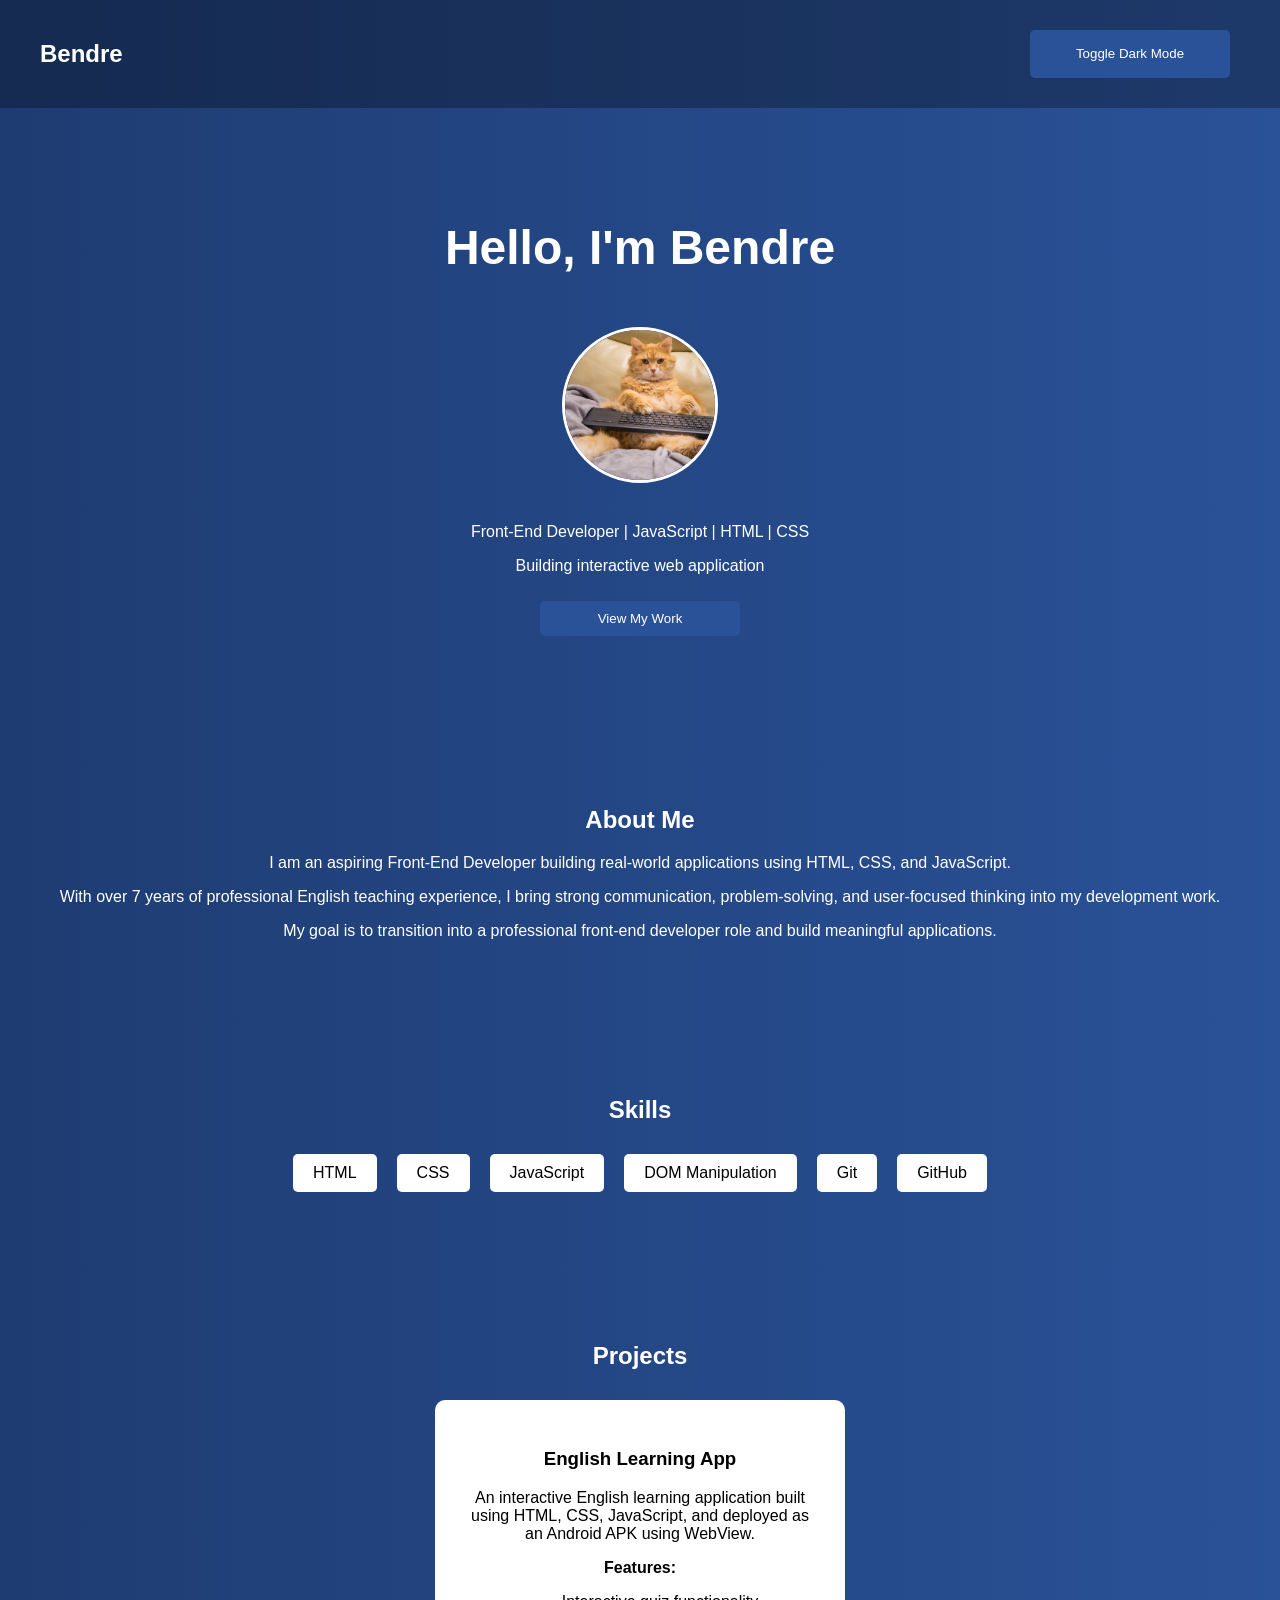
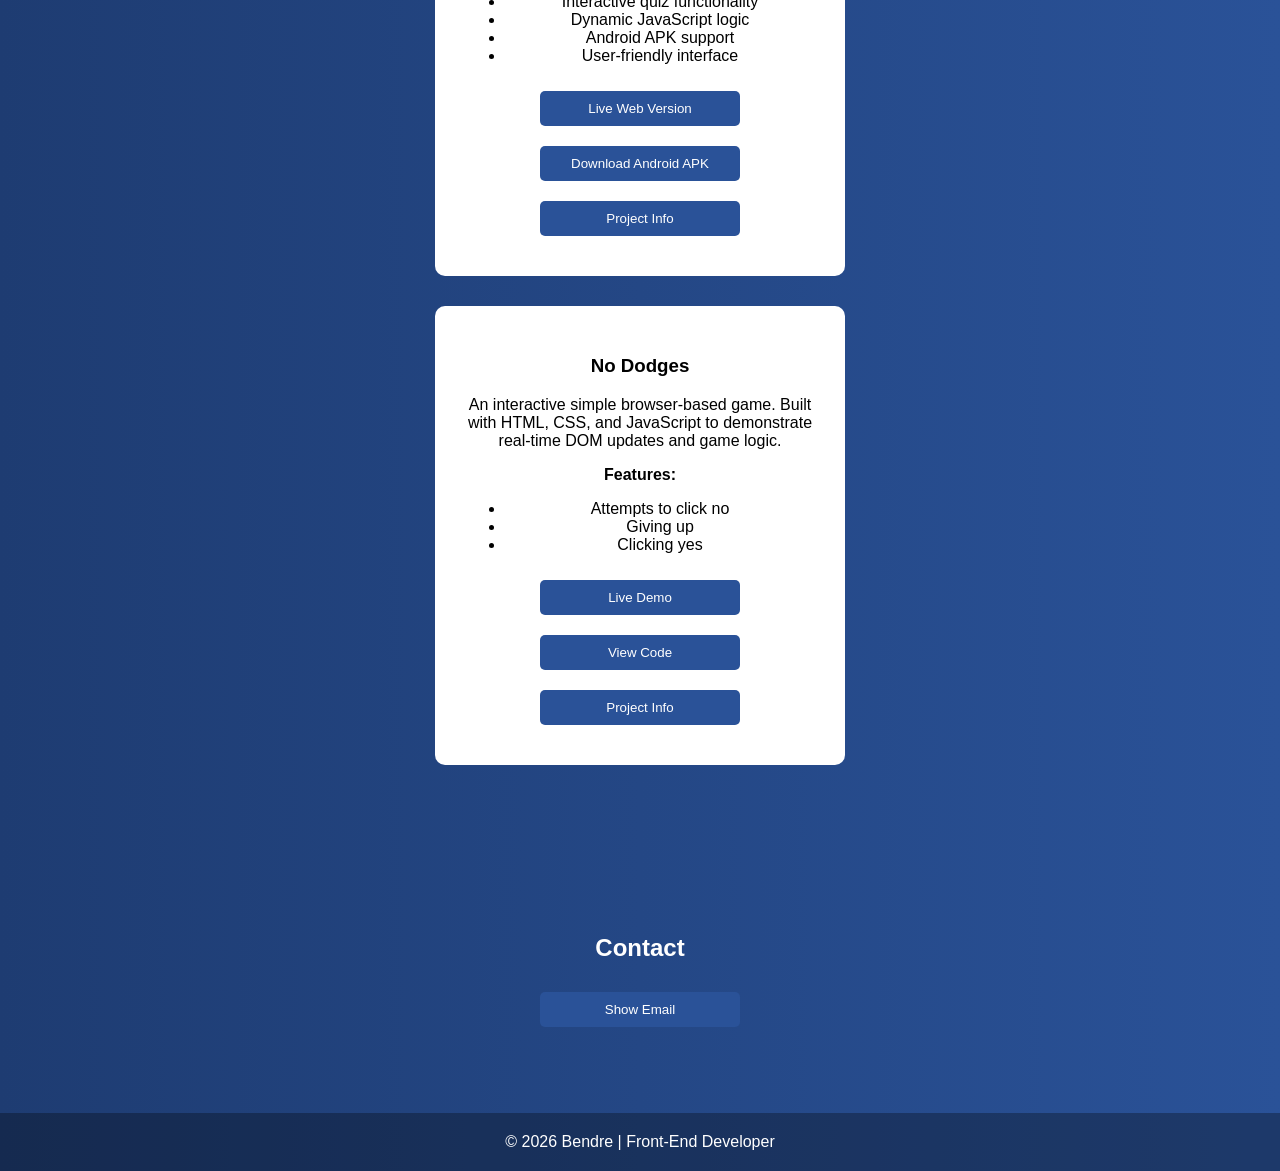
<file: Index.html>
<!DOCTYPE html>
<html lang="en">

<head>
    <meta charset="UTF-8">
    <meta name="viewport" content="width=device-width, initial-scale=1.0">
    <title>Bendre | Front-End Developer</title>
    <link rel="stylesheet" href="CSS.css">
</head>

<body>

    <!-- NAVBAR -->
    <nav>
        <h2>Bendre</h2>
        <button onclick="toggleDarkMode()">Toggle Dark Mode</button>
    </nav>

    <!-- HERO -->
    <header>
        <h1>Hello, I'm Bendre</h1>
        <img src="resources/cat.jpg" alt="Bendre Profile Photo" class="profile-photo">
        <p>Front-End Developer | JavaScript | HTML | CSS</p>
        <p id="typing"></p>
        <button onclick="scrollToProjects()">View My Work</button>
    </header>

    <!-- ABOUT -->
    <section>
        <h2>About Me</h2>
        <p>I am an aspiring Front-End Developer building real-world applications using HTML, CSS, and JavaScript.</p>
        <p>With over 7 years of professional English teaching experience, I bring strong communication, problem-solving,
            and user-focused thinking into my development work.</p>
        <p>My goal is to transition into a professional front-end developer role and build meaningful applications.</p>
    </section>

    <!-- SKILLS -->
    <section>
        <h2>Skills</h2>
        <div class="skills">
            <div class="skill">HTML</div>
            <div class="skill">CSS</div>
            <div class="skill">JavaScript</div>
            <div class="skill">DOM Manipulation</div>
            <div class="skill">Git</div>
            <div class="skill">GitHub</div>
        </div>
    </section>

    <!-- PROJECTS -->
    <section id="projects">
        <h2>Projects</h2>

        <!-- English App -->
        <div class="project-card">
            <h3>English Learning App</h3>
            <p>An interactive English learning application built using HTML, CSS, JavaScript, and deployed as an Android
                APK using WebView.</p>
            <p><strong>Features:</strong></p>
            <ul>
                <li>Interactive quiz functionality</li>
                <li>Dynamic JavaScript logic</li>
                <li>Android APK support</li>
                <li>User-friendly interface</li>
            </ul>
            <div class="buttons">
                <a href="english-app/EnglishAppHTML.html"><button>Live Web Version</button></a>
                <a href="apps/EnglishLearningApp.apk" download><button>Download Android APK</button></a>
                <button onclick="showEnglishAppInfo()">Project Info</button>
            </div>
        </div>

        <!-- No Dodges Game -->
        <div class="project-card">
            <h3>No Dodges</h3>
            <p>An interactive simple browser-based game. Built with HTML, CSS, and JavaScript to
                demonstrate real-time DOM updates and game logic.</p>
            <p><strong>Features:</strong></p>
            <ul>
                <li>Attempts to click no</li>
                <li>Giving up</li>
                <li>Clicking yes</li>
            </ul>
            <div class="buttons">
                <a href="NoDodges/index.html"><button>Live Demo</button></a>
                <a href="https://github.com/YOURUSERNAME/no-dodges"><button>View Code</button></a>
                <button onclick="showNoDodgesInfo()">Project Info</button>
            </div>
        </div>

    </section>

    <!-- CONTACT -->
    <section>
        <h2>Contact</h2>
        <button onclick="showEmail()">Show Email</button>
        <p id="email"></p>
    </section>

    <!-- FOOTER -->
    <footer>
        © 2026 Bendre | Front-End Developer
    </footer>

    <script src="script.js"></script>
</body>

</html>
</file>
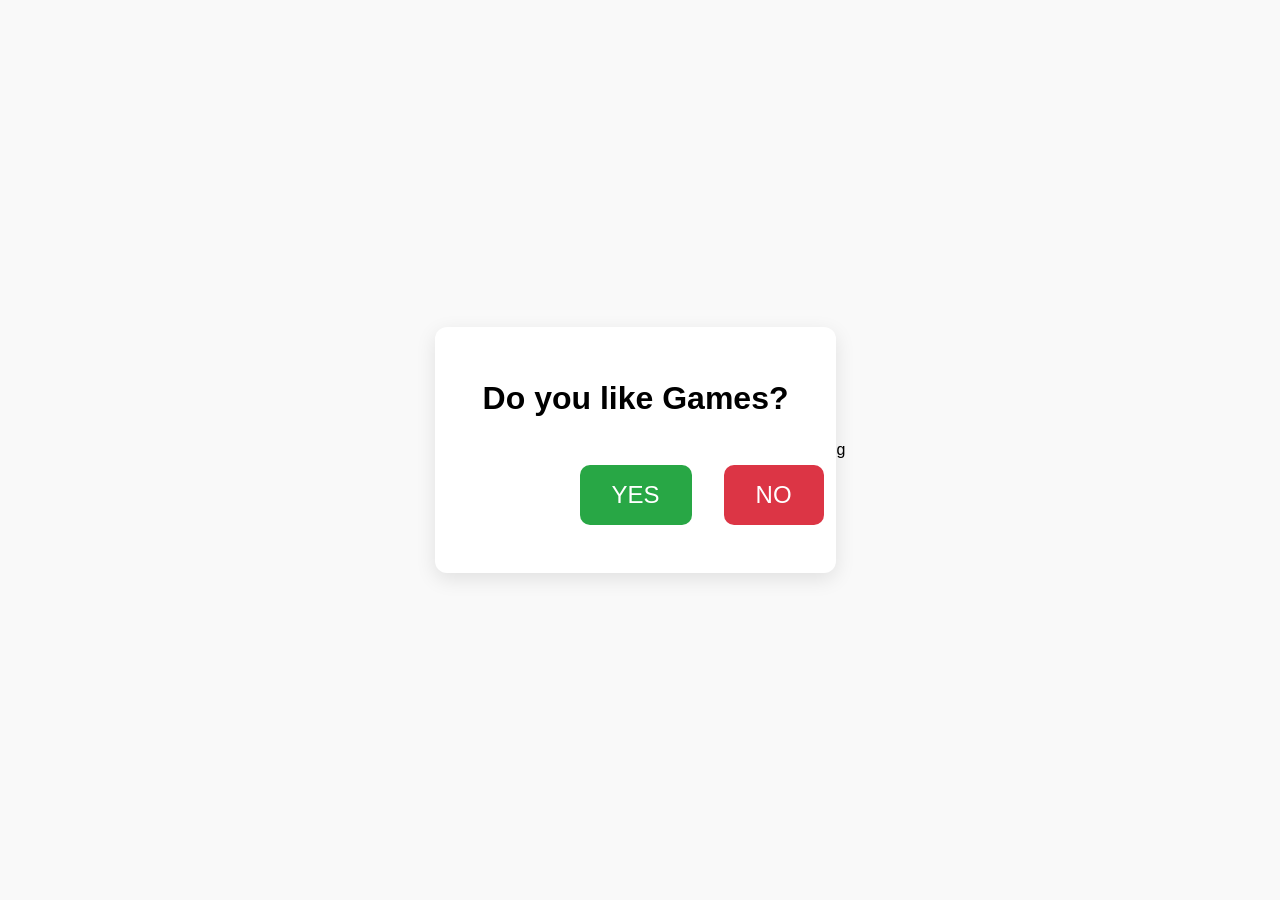
<file: NoDodges/index.html>
<!DOCTYPE html>
<html lang="en">

<head>
    <meta charset="UTF-8">
    <meta name="viewport" content="width=device-width, initial-scale=1.0">
    <title>Do You Agree?</title>
    <link rel="stylesheet" href="style.css">
</head>

<body>
    <div class="game-container">
        <h1 id="question">Do you like Games?</h1>
        <div class="buttons">
            <button id="yesBtn">YES</button>
            <button id="noBtn">NO</button>
        </div>
    </div>

    <script src="script.js"></script>
</body>

</html>g
</file>
<file: CSS.css>
body {
    font-family: Arial, sans-serif;
    margin: 0;
    background: linear-gradient(to right, #1e3c72, #2a5298);
    color: white;
    transition: 0.3s;
}

/* NAVBAR */
nav {
    display: flex;
    justify-content: space-between;
    padding: 20px 40px;
    background: rgba(0, 0, 0, 0.3);
}

nav button {
    padding: 10px;
    cursor: pointer;
    border-radius: 5px;
    border: none;
}

/* HERO */
header {
    text-align: center;
    padding: 80px 20px;
}

header h1 {
    font-size: 48px;
}

/* PROFILE PHOTO */
.profile-photo {
    width: 150px;
    height: 150px;
    border-radius: 50%;
    margin: 20px;
    object-fit: cover;
    border: 3px solid white;
}

/* SECTIONS */
section {
    padding: 60px 20px;
    text-align: center;
}

/* SKILLS */
.skills {
    display: flex;
    justify-content: center;
    flex-wrap: wrap;
}

.skill {
    background: white;
    color: black;
    padding: 10px 20px;
    margin: 10px;
    border-radius: 5px;
}

/* PROJECT CARD */
.project-card {
    background: white;
    color: black;
    padding: 30px;
    margin: 30px auto;
    width: 350px;
    border-radius: 10px;
    transition: 0.3s;
}

.project-card:hover {
    transform: scale(1.05);
}

/* BUTTONS */
.buttons {
    display: flex;
    flex-direction: column;
    align-items: center;
}

button {
    padding: 10px 20px;
    margin: 10px;
    border: none;
    background: #2a5298;
    color: white;
    cursor: pointer;
    border-radius: 5px;
    width: 200px;
}

button:hover {
    background: #1e3c72;
}

/* FOOTER */
footer {
    text-align: center;
    padding: 20px;
    background: rgba(0, 0, 0, 0.3);
}

/* DARK MODE */
.dark {
    background: black;
    color: white;
}
</file>
<file: NoDodges/style.css>
body {
    font-family: Arial, sans-serif;
    background-color: #f9f9f9;
    display: flex;
    justify-content: center;
    align-items: center;
    height: 100vh;
    margin: 0;
}

.game-container {
    text-align: center;
    background-color: #fff;
    padding: 2rem 3rem;
    border-radius: 12px;
    box-shadow: 0 6px 20px rgba(0, 0, 0, 0.1);
}

h1 {
    margin-bottom: 2rem;
}

button {
    padding: 1rem 2rem;
    font-size: 1.5rem;
    margin: 1rem;
    border: none;
    border-radius: 10px;
    cursor: pointer;
    transition: all 0.2s ease;
}

#yesBtn {
    background-color: #28a745;
    color: white;
}

#noBtn {
    background-color: #dc3545;
    color: white;
    position: absolute;
}
</file>
